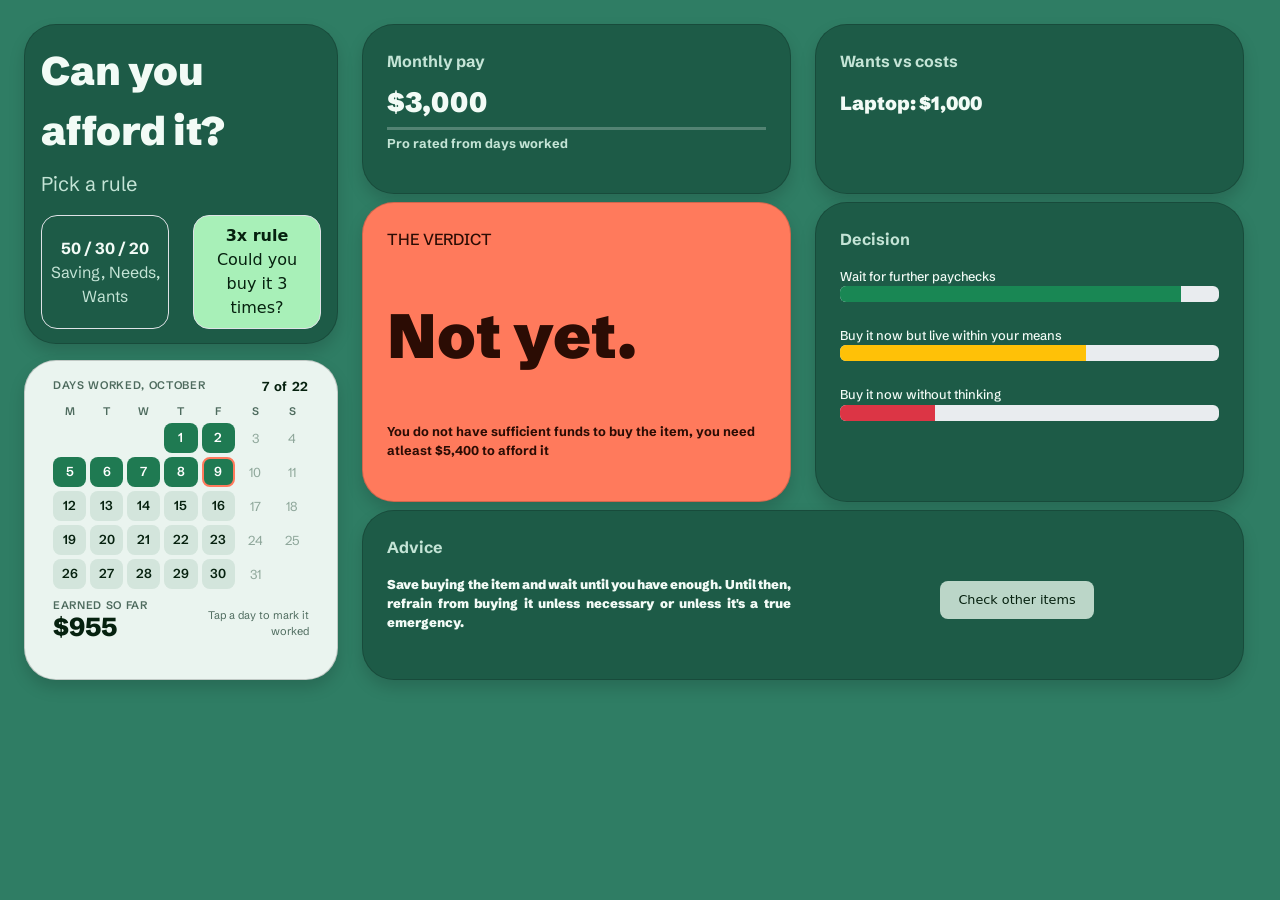
<file: Bento-layout/index.html>
<!DOCTYPE html>
<html lang="en">

<head>
    <meta charset="UTF-8">
    <meta name="viewport" content="width=device-width, initial-scale=1.0">
    <title>Can you afford it?</title>

    <link rel="stylesheet" href="https://cdn.jsdelivr.net/npm/bootstrap@5.3.0/dist/css/bootstrap.min.css">
    <link rel="preconnect" href="https://fonts.googleapis.com">
    <link rel="preconnect" href="https://fonts.gstatic.com" crossorigin>
    <link
        href="https://fonts.googleapis.com/css2?family=Fredoka:wght@300..700&family=Schibsted+Grotesk:ital,wght@0,400..900;1,400..900&display=swap"
        rel="stylesheet">
    <link rel="stylesheet" href="assets/index.css">
</head>

<body>

    <div class="container-fluid min-vh-100">
        <div class="row p-4 g-3"> <!-- Parent Row -->
            <div class="col-12 col-md-6 col-lg-4 col-xl-3"> <!-- First Column -->
                <div class="row mb-3"> <!-- Can you afford it -->
                    <div class="card card-c1 bento-green rounded-5 shadow p-3">
                        <div class="fs-1 text-main text-big typing" style="--n:8; --d:0.5s">
                            Can you
                        </div>
                        <div class="fs-1 text-main text-big mb-2 typing" style="--n:8; --d:0.8s">
                            afford it?
                        </div>
                        <div class="p fs-5 text-mute mb-3">
                            Pick a rule
                        </div>

                        <div class="row g-xs-2">
                            <div class="col-6">
                                <div
                                    class="rule-opt h-100 d-flex flex-column justify-content-center align-items-center border p-2 rounded-4 text-center">
                                    <span class="rule-name text-main text-medium">50 / 30 / 20</span>
                                    <span class="rule-desc text-mute">Saving, Needs, Wants</span>
                                </div>
                            </div>
                            <div class="col-6">
                                <div
                                    class="rule-opt h-100 d-flex flex-column justify-content-center align-items-center border p-2 rounded-4 text-center selected">
                                    <span class="rule-name text-selected text-medium">3x rule</span>
                                    <span class="rule-desc text-selected">Could you buy it 3 times?</span>
                                </div>
                            </div>
                        </div>
                    </div>
                </div>
                <div class="row "> <!-- Calendar -->
                    <div class="card card-c1 bento-white rounded-5 shadow ">
                        <div class="cal p-3">
                            <div class="d-flex justify-content-between cal-label">
                                <span>DAYS WORKED, OCTOBER</span>
                                <span class="cal-count"><span id="worked-count">7</span> of 22</span>
                            </div>
                            <div class="cal-grid cal-weekdays">
                                <span>M</span><span>T</span><span>W</span><span>T</span><span>F</span><span>S</span><span>S</span>
                            </div>
                            <div class="cal-grid" id="cal-days">
                                <div></div>
                                <div></div>
                                <div></div>
                                <button type="button" class="day-btn worked">1</button>
                                <button type="button" class="day-btn worked">2</button>
                                <span class="day-off">3</span>
                                <span class="day-off">4</span>
                                <button type="button" class="day-btn worked">5</button>
                                <button type="button" class="day-btn worked">6</button>
                                <button type="button" class="day-btn worked">7</button>
                                <button type="button" class="day-btn worked">8</button>
                                <button type="button" class="day-btn worked today">9</button>
                                <span class="day-off">10</span>
                                <span class="day-off">11</span>
                                <button type="button" class="day-btn">12</button>
                                <button type="button" class="day-btn">13</button>
                                <button type="button" class="day-btn">14</button>
                                <button type="button" class="day-btn">15</button>
                                <button type="button" class="day-btn">16</button>
                                <span class="day-off">17</span>
                                <span class="day-off">18</span>
                                <button type="button" class="day-btn">19</button>
                                <button type="button" class="day-btn">20</button>
                                <button type="button" class="day-btn">21</button>
                                <button type="button" class="day-btn">22</button>
                                <button type="button" class="day-btn">23</button>
                                <span class="day-off">24</span>
                                <span class="day-off">25</span>
                                <button type="button" class="day-btn">26</button>
                                <button type="button" class="day-btn">27</button>
                                <button type="button" class="day-btn">28</button>
                                <button type="button" class="day-btn">29</button>
                                <button type="button" class="day-btn">30</button>
                                <span class="day-off">31</span>
                                <div></div>
                            </div>
                            <div class="d-flex justify-content-between align-items-end mt-2">
                                <div>
                                    <div class="cal-label">EARNED SO FAR</div>
                                    <div class="cal-earned">$<span id="earned">955</span></div>
                                </div>
                                <div class="cal-hint">Tap a day to mark it worked</div>
                            </div>
                        </div>
                    </div>
                </div>
            </div>

            <div class="col-12 col-md-6 col-lg-8 col-xl-9">
                <div class="row ms-md-2">
                    <div class="col-12 col-sm-5 col-md-6 col-lg-6 col mb-2">
                        <div class="card card-r1 shadow rounded-5 bento-green p-4">
                            <div>
                                <div class="fs-6 text-mute text-medium mb-2">Monthly pay</div>

                                <div class="text-big text-main fs-3">$3,000</div>

                                <hr class="my-1 mb-1">
                                <div class="text-mute text-medium font-md">Pro rated from days worked</div>
                            </div>
                        </div>
                    </div>
                    <div class="col-12 col-sm-7 col-md-6 col-lg-6 col mb-2">
                        <div class="card card-r1 shadow rounded-5 bento-green p-4">
                            <p class="text-mute text-medium">
                                Wants vs costs <br>
                                <div class="text-main text-big font-cust">Laptop: $1,000</div>
                            </p>
                        </div>
                    </div>
                </div>
                <div class="row ms-md-2">
                    <div class="col-12 col-sm-7 col-md-6 col-lg-6">
                        <div class="card card-r2 shadow rounded-5 bento-orange mb-2 p-4">
                            <div class="text-verdict fs-6 text-sm mb-5 mb-md-0 mb-lg-5">
                                THE VERDICT
                            </div>

                            <h1 class="text-verdict text-big font-l mb-5 mb-md-1 mb-lg-5 typing" style="--n:8; --d:0.9s">Not yet.</h1>

                            <div class="text-verdict fs-6 text-sm fw-bold">
                                
                                <p class="font-md">You do not have sufficient funds to buy the item, you need atleast $5,400 to afford it</p>
                            </div>
                        </div>
                    </div>
                    <div class="col-12 col-sm-5 col-md-6 col-lg-6 mb-2">
                        <div class="card card-r2 shadow rounded-5 bento-green">
                            <div class="text-main p-4 text-sm">
                                <p class="fs-6 text-mute text-medium">Decision</p>

                                <div class="font-md"><label>Wait for further paychecks</label>
                                <div class="progress mb-3 mb-sm-2 mb-lg-4">
                                    <div class="progress-bar bg-success" role="progressbar" style="width: 90%"
                                        aria-valuenow="90" aria-valuemin="0" aria-valuemax="100"></div>
                                </div>

                                <label>Buy it now but live within your means</label>
                                <div class="progress mb-3 mb-sm-2 mb-lg-4">
                                    <div class="progress-bar bg-warning" role="progressbar" style="width: 65%"
                                        aria-valuenow="65" aria-valuemin="0" aria-valuemax="100"></div>
                                </div>

                                <label>Buy it now without thinking</label>
                                <div class="progress mb-3 mb-sm-2">
                                    <div class="progress-bar bg-danger" role="progressbar" style="width: 25%"
                                        aria-valuenow="25" aria-valuemin="0" aria-valuemax="100"></div>
                                </div></div>
                                
                            </div>
                        </div>
                    </div>
                </div>
                <div class="row ms-md-2">
                    <div class=" col">
                        <div class="card card-r3 shadow rounded-5 bento-green p-4">
                            <div class="row ">
                                <div class="text-mute text-medium fs-6 mb-lg-3">
                                    Advice
                                </div>
                                <div class="col-12 col-sm-6 col-md-12 col-lg-6 col-8">
                                    <p class="text-main text-big text-justify font-md mb-2">Save buying the item and wait
                                        until
                                        you have enough.
                                        Until then,
                                        refrain from buying it unless necessary or unless it's a true emergency.</p>
                                </div>
                                <div class="col-12 col-sm-6 col-md-12 col-lg-6 col-4 d-flex justify-content-center align-items-center">
                                    <button type="button" class="btn check rounded-3 font-md mb-lg-3">Check other items</button>
                                </div>
                            </div>
                        </div>
                    </div>
                </div>
            </div>

        </div>
    </div>

    <script src="https://cdn.jsdelivr.net/npm/bootstrap@5.3.0/dist/js/bootstrap.bundle.min.js"></script>
    <script>
        const total = 22, pay = 3000;
        const days = document.querySelectorAll('#cal-days .day-btn');
        const earnedEl = document.getElementById('earned');
        const countEl = document.getElementById('worked-count');

        
        document.querySelectorAll('.card').forEach((card, i) => card.style.setProperty('--i', i));

        
        let shown = Number(earnedEl.textContent.replace(/,/g, '')), raf;
        function countTo(target) {
            cancelAnimationFrame(raf);
            const start = shown, t0 = performance.now(), dur = 500;
            function step(now) {
                const p = Math.min((now - t0) / dur, 1);
                const eased = 1 - Math.pow(1 - p, 3);         
                shown = start + (target - start) * eased;
                earnedEl.textContent = Math.round(shown).toLocaleString();
                if (p < 1) raf = requestAnimationFrame(step); else shown = target;
            }
            raf = requestAnimationFrame(step);
        }

        
        function bump(el) {
            el.classList.remove('bump');
            void el.offsetWidth;                               
            el.classList.add('bump');
        }

        function update() {
            const count = document.querySelectorAll('#cal-days .day-btn.worked').length;
            countEl.textContent = count;
            bump(countEl);
            countTo(Math.round(pay * count / total));
        }
        days.forEach(btn => btn.addEventListener('click', () => {
            btn.classList.toggle('worked');
            update();
        }));

        const rules = document.querySelectorAll('.rule-opt');
        rules.forEach(opt => opt.addEventListener('click', () => {
            rules.forEach(o => o.classList.remove('selected'));
            opt.classList.add('selected');
        }));
    </script>
</body>

</html>
</file>
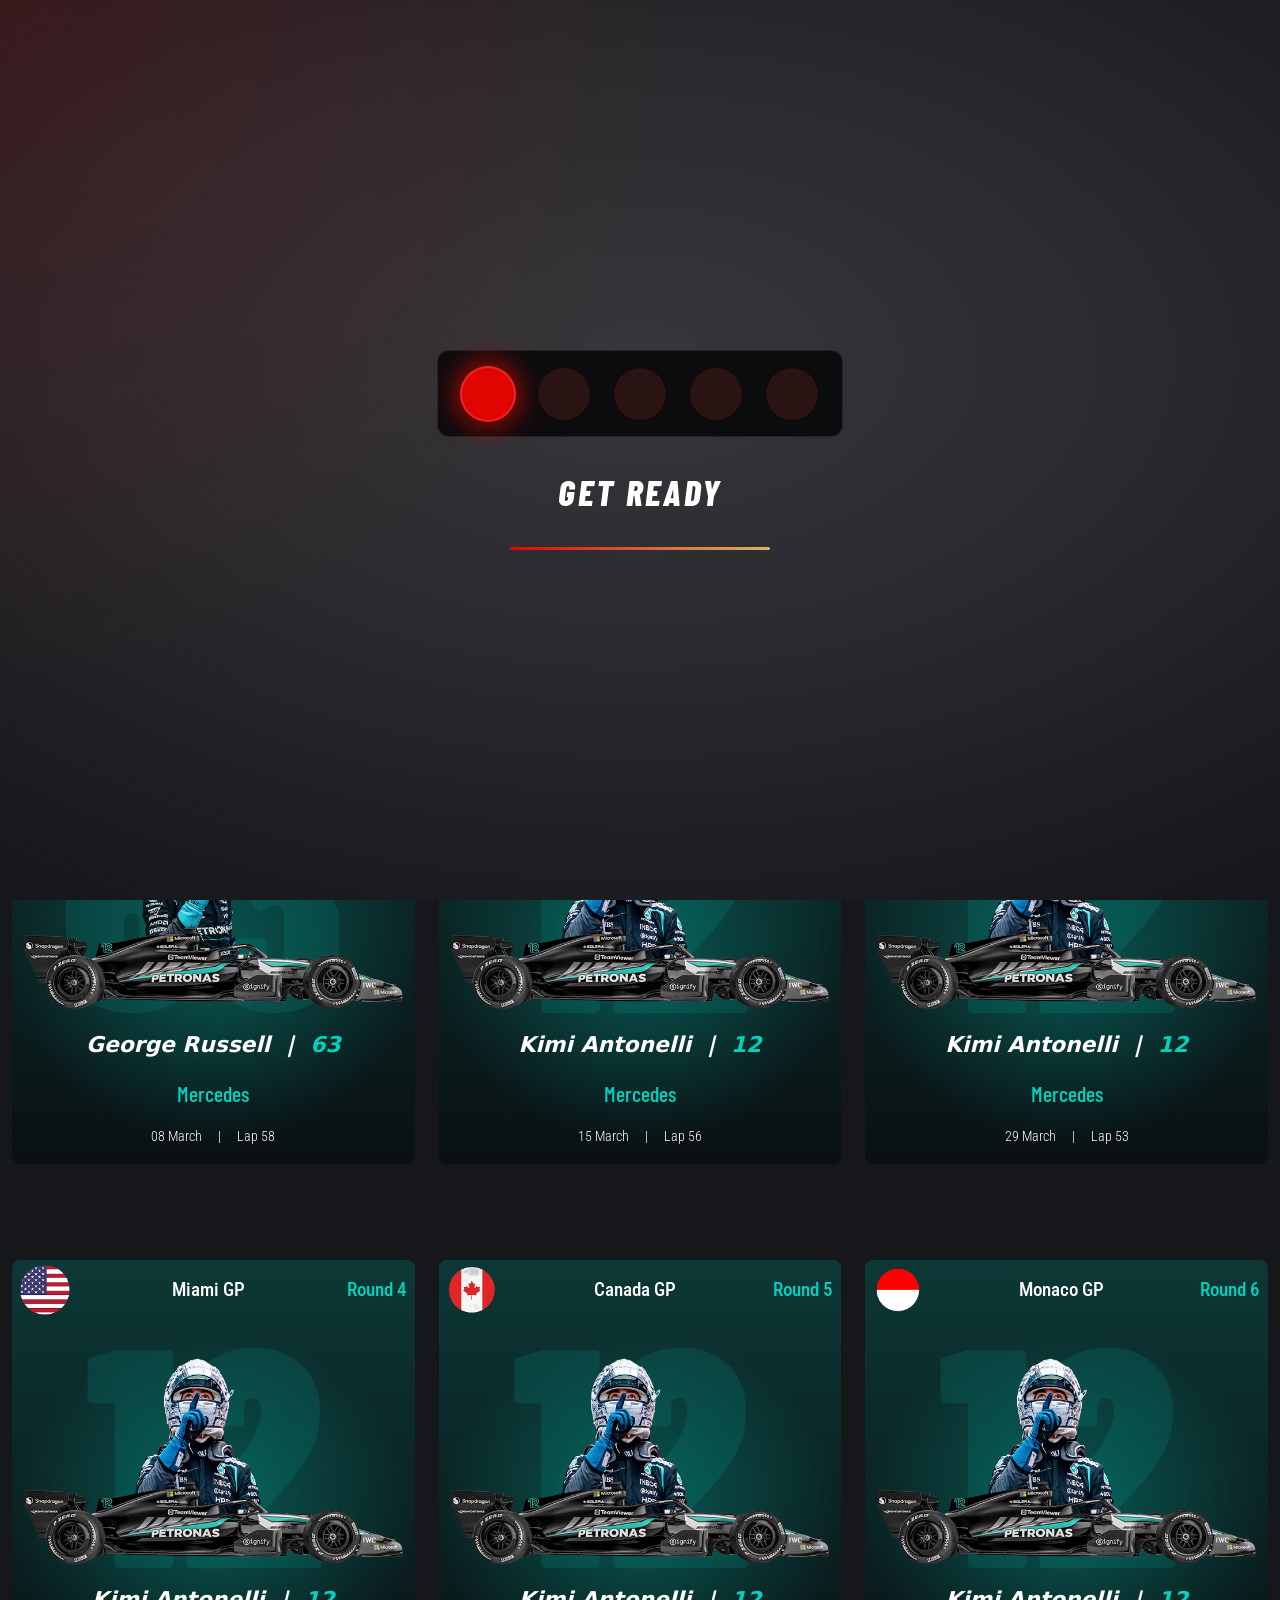
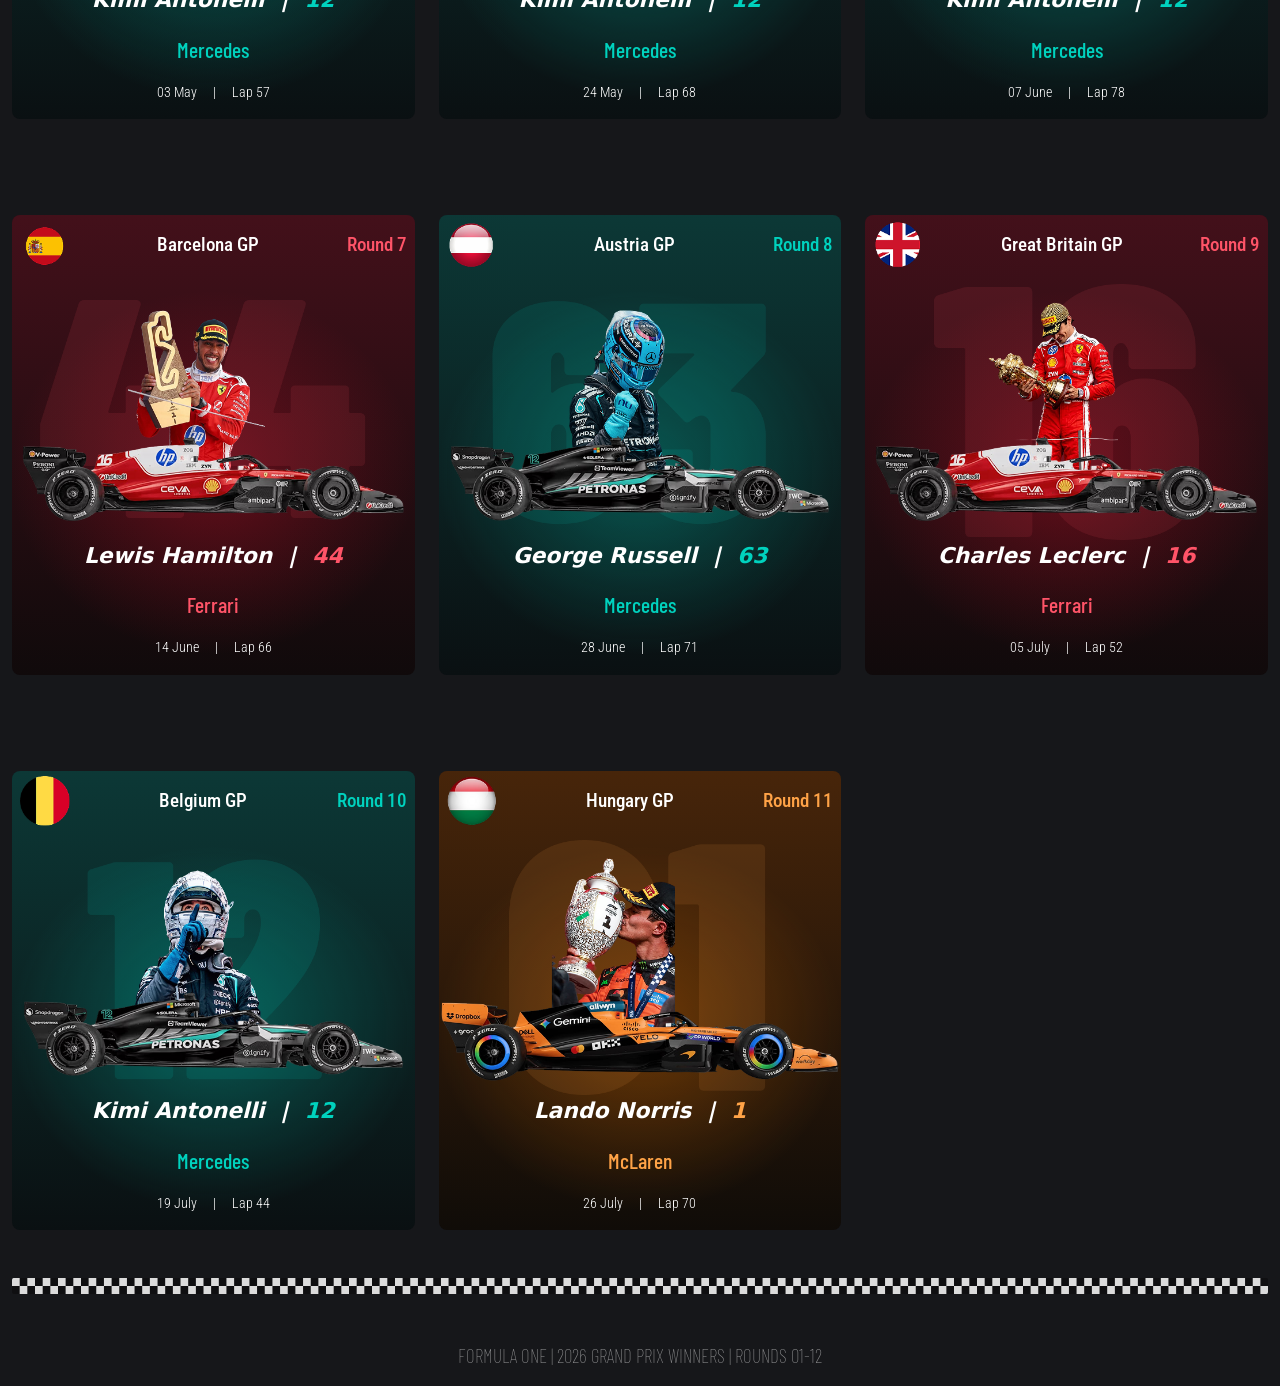
<file: F1-Showroom/index.html>
<!DOCTYPE html>
<html lang="en">

<head>
    <meta charset="UTF-8">
    <meta name="viewport" content="width=device-width, initial-scale=1.0">
    <title>F1 Podium</title>

    <link rel="icon" type="image/png" href="./img/f1.png">
    <link rel="stylesheet" href="https://cdn.jsdelivr.net/npm/bootstrap@5.3.0/dist/css/bootstrap.min.css">
    <link rel="preconnect" href="https://fonts.googleapis.com">
    <link rel="preconnect" href="https://fonts.gstatic.com" crossorigin>
    <link
        href="https://fonts.googleapis.com/css2?family=Barlow+Condensed:ital,wght@0,100;0,200;0,300;0,400;0,500;0,600;0,700;0,800;0,900;1,100;1,200;1,300;1,400;1,500;1,600;1,700;1,800;1,900&family=Roboto+Condensed:ital,wght@0,100..900;1,100..900&display=swap"
        rel="stylesheet">
    <link rel="stylesheet" href="assets/index.css">
</head>

<body>
    <div id="progress" aria-hidden="true"></div>
    <div id="loader" aria-hidden="true">
        <img src="./img/f1.png" class="loader-logo" alt="">
        <div class="loader-stage">
            <div class="start-lights">
                <div class="gantry"><span></span><span></span><span></span><span></span><span></span></div>
            </div>
            <p class="loader-text barlow" id="loaderText">GET READY</p>
            <div class="loader-track">
                <div class="loader-bar"></div>
            </div>
        </div>
    </div>
    <audio id="loaderAudio" src="./img/F1_Starting_light_sound.mp3" preload="auto"></audio>

    <div class="container-fluid min-vh-100" id="home"> <!--Main Container for all-->
        <div class="row sticky-top"> <!--Static Navbar-->
            <div class="col ">
                <div class="d-flex justify-content-between align-items-center bg-transparent border-0 px-3">
                    <div>
                        <a href="#home" id="replayLogo" title="Replay the start lights"><img src="./img/f1.png"
                                class="img1"></a>
                    </div>

                    <div>
                        <a href="#home"><img src="./img/fia.png" class="img2"></a>
                    </div>
                </div>
            </div>
        </div>

        <div class="row"> <!--Second Heading-->
            <div class="col text-center">
                <div class="d-flex justify-content-center align-items-center  gap-3">
                    <p class="font-l barlow main-red">Grand Prix</p>
                    <p class="font-l barlow main-yellow">Winners</p>
                    <p class="font-l barlow main-white">Gallery</p>
                </div>

                <p class="font-sm roboto main-white">One bay for every 2026 grand prix winner of the season, each parked
                    beside the car that took the flag.</p>
            </div>
        </div>

        <div class="row my-3">
            <div class="col d-flex align-items-center justify-content-center">
                <div class="row my-3">
                    <div class="col d-flex align-items-center justify-content-center">
                        <video class="card-video lift rounded-3" autoplay muted loop playsinline>
                            <source src="./img/vid.mp4" type="video/mp4">
                        </video>
                    </div>
                </div>
            </div>
        </div>

        <div class="min-vh-100 showroom-bg my-5" id="list"> <!--Parent row-->
            <div class="row">
                <img src="./img/banner.png">
            </div>
            <div class="row"> <!--Second Heading-->
                <div class="col text-center">
                    <div>
                        <p class="barlow main-yellow my-3 font-sm">2026 SEASON | Rounds 1-11</p>
                    </div>

                    <div class="d-flex justify-content-center align-items-center  gap-3">
                        <p class="font-l barlow main-white">This season's</p>
                        <p class="font-l barlow main-yellow">Winners</p>

                    </div>
                </div>
            </div>
            <div class="row" id="parent">

            </div>
            <div class="row">
                <img src="./img/banner.png">
            </div>
        </div>
        <div class="col text-center">
            <div>
                <p class="barlow main-white my-3 font-footer">FORMULA ONE | 2026 GRAND PRIX WINNERS | ROUNDS 01-12</p>
            </div>
        </div>
    </div>

    <button id="toTop" aria-label="Back to top">🏁</button>

    <script src="https://cdn.jsdelivr.net/npm/bootstrap@5.3.0/dist/js/bootstrap.bundle.min.js"></script>
    <script>
        var data = [
            {
                firstName: "George",
                lastName: "Russell",
                number: 63,
                team: "Mercedes",
                lap: 58,
                round: 1,
                track: "Australia",
                date: "08 March",
                png: "test2",
                color: "mercedes",
                textColor: "blue"
            },
            {
                firstName: "Kimi",
                lastName: "Antonelli",
                number: 12,
                team: "Mercedes",
                lap: 56,
                round: 2,
                track: "China",
                date: "15 March",
                png: "racer2",
                color: "mercedes"
                ,
                textColor: "blue"
            },
            {
                firstName: "Kimi",
                lastName: "Antonelli",
                number: 12,
                team: "Mercedes",
                lap: 53,
                round: 3,
                track: "Japan",
                date: "29 March",
                png: "racer2",
                color: "mercedes"
                ,
                textColor: "blue"
            },
            {
                firstName: "Kimi",
                lastName: "Antonelli",
                number: 12,
                team: "Mercedes",
                lap: 57,
                round: 4,
                track: "Miami",
                date: "03 May",
                png: "racer2",
                color: "mercedes"
                ,
                textColor: "blue"
            },
            {
                firstName: "Kimi",
                lastName: "Antonelli",
                number: 12,
                team: "Mercedes",
                lap: 68,
                round: 5,
                track: "Canada",
                date: "24 May",
                png: "racer2",
                color: "mercedes",
                textColor: "blue"
            },
            {
                firstName: "Kimi",
                lastName: "Antonelli",
                number: 12,
                team: "Mercedes",
                lap: 78,
                round: 6,
                track: "Monaco",
                date: "07 June",
                png: "racer2",
                color: "mercedes",
                textColor: "blue"
            },
            {
                firstName: "Lewis",
                lastName: "Hamilton",
                number: 44,
                team: "Ferrari",
                lap: 66,
                round: 7,
                track: "Barcelona",
                date: "14 June",
                png: "racer3",
                color: "ferrari",
                textColor: "red"
            },
            {
                firstName: "George",
                lastName: "Russell",
                number: 63,
                team: "Mercedes",
                lap: 71,
                round: 8,
                track: "Austria",
                date: "28 June",
                png: "test2",
                color: "mercedes",
                textColor: "blue"
            },
            {
                firstName: "Charles",
                lastName: "Leclerc",
                number: 16,
                team: "Ferrari",
                lap: 52,
                round: 9,
                track: "Great Britain",
                date: "05 July",
                png: "racer4",
                color: "ferrari",
                textColor: "red"
            },
            {
                firstName: "Kimi",
                lastName: "Antonelli",
                number: 12,
                team: "Mercedes",
                lap: 44,
                round: 10,
                track: "Belgium",
                date: "19 July",
                png: "racer2",
                color: "mercedes",
                textColor: "blue"
            },
            {
                firstName: "Lando",
                lastName: "Norris",
                number: 1,
                team: "McLaren",
                lap: 70,
                round: 11,
                track: "Hungary",
                date: "26 July",
                png: "racer5",
                color: "mclaren",
                textColor: "orange"
            },

        ];

        var populate = document.getElementById("parent");

        for (var i = 0; i < data.length; i++) {
            populate.innerHTML +=
                `<div class="col-lg-4 my-5 reveal" style="--d:` + ((i % 3) * 0.08) + `s">
                    <div class="col d-flex align-items-center justify-content-center">
                        <div class="card-l border-0 ` + data[i].color + ` rounded-3 lift">
                            <div class="card-body">
                                <div class="card-title d-flex align-items-center justify-content-between mx-2">
                                    <img src="./img/` + data[i].track + `.png" class="flag-sm">
                                    <p class="card-text roboto main-white my-3">` + data[i].track + ` GP</p>
                                    <p class="card-text roboto ` + data[i].textColor + `">Round ` + data[i].round + `</p>
                                </div>
                                <div class="row mt-2">
                                    <div class="col racer d-flex justify-content-center align-items-center">
                                        <div
                                            class="card bg-transparent border-0 d-flex justify-content-center align-items-center">
                                            <img src="./img/` + data[i].png + `.png" class="img-racer">
                                        </div>
                                    </div>
                                </div>
                                <div class="card-title d-flex gap-3 justify-content-center align-items-center">
                                    <p class="main-white font-cards">` + data[i].firstName + " " + data[i].lastName
                + `</p>
                                    <p class="main-white font-cards"> | </p>
                                    <p class="font-cards ` + data[i].textColor + `">` + data[i].number + `</p>
                                </div>
                                <div class="card-title d-flex gap-3 justify-content-center align-items-center">
                                    <p class="barlow sub-md ` + data[i].textColor + `">` + data[i].team + `</p>
                                </div>
                                <div class="card-title d-flex gap-3 justify-content-center align-items-center">
                                    <p class="main-white date-font-sm roboto">` + data[i].date + `</p>
                                    <p class="main-white date-font-sm roboto"> | </p>
                                    <p class="main-white date-font-sm roboto"> Lap ` + data[i].lap + `</p>
                                </div>
                            </div>
                        </div>
                    </div>
                </div>`
        }
    </script>

    <script>

        (function () {
            var loader = document.getElementById("loader");
            var audio = document.getElementById("loaderAudio");
            var lights = loader.querySelectorAll(".gantry span");

            var RATE = 1.5;
            var LOGO_MS = 1200;
            var BEEPS = [0.68, 1.68, 2.68, 3.69, 4.69];
            var SYNC_LEAD = 0.03;
            var END_AT = 5.1;

            var run = 0, pageReady = document.readyState === "complete";
            if (!pageReady) {
                window.addEventListener("load", function () { pageReady = true; });
                setTimeout(function () { pageReady = true; }, 6000);
            }

            audio.volume = 0.6;
            document.body.classList.add("is-loading");

            function finish() {
                loader.classList.add("hide");
                document.body.classList.remove("is-loading");
                audio.pause();
            }


            function lightsPhase(my, silent) {
                var t0 = performance.now(), shown = 0;
                loader.classList.add("running");
                function now() { return silent ? (performance.now() - t0) / 1000 * RATE : audio.currentTime; }
                (function tick() {
                    if (my !== run) return;
                    var t = now();
                    while (shown < BEEPS.length && t >= BEEPS[shown] - SYNC_LEAD) {
                        lights[shown++].classList.add("on");
                    }
                    if (t >= END_AT && pageReady) { finish(); return; }
                    requestAnimationFrame(tick);
                })();
            }

            function sequence() {
                var my = ++run;
                loader.classList.remove("hide", "play", "stage-in", "running");
                lights.forEach(function (l) { l.classList.remove("on"); });
                void loader.offsetWidth;
                document.body.classList.add("is-loading");
                loader.classList.add("play");

                setTimeout(function () {
                    if (my !== run) return;
                    loader.classList.add("stage-in");
                    audio.currentTime = 0;
                    audio.playbackRate = RATE;
                    var p = audio.play();
                    if (p && p.then) {
                        p.then(function () { if (my === run) lightsPhase(my, false); },
                            function () { if (my === run) lightsPhase(my, true); });
                    } else { lightsPhase(my, false); }
                }, LOGO_MS);
            }

            sequence();


            document.getElementById("replayLogo").addEventListener("click", function (e) {
                e.preventDefault();
                window.scrollTo({ top: 0 });
                sequence();
            });
        })();
    </script>

    <script>

        (function () {
            var reduce = window.matchMedia("(prefers-reduced-motion: reduce)").matches;

            // Scroll progress bar + back-to-top
            var bar = document.getElementById("progress");
            var toTop = document.getElementById("toTop");
            function onScroll() {
                var max = document.documentElement.scrollHeight - window.innerHeight;
                bar.style.transform = "scaleX(" + (max > 0 ? window.scrollY / max : 0) + ")";
                toTop.classList.toggle("show", window.scrollY > 600);
            }
            window.addEventListener("scroll", onScroll, { passive: true });
            onScroll();
            toTop.addEventListener("click", function () { window.scrollTo({ top: 0 }); });

            // Scroll reveal
            var items = document.querySelectorAll(".reveal");
            if ("IntersectionObserver" in window && !reduce) {
                var io = new IntersectionObserver(function (entries) {
                    entries.forEach(function (en) {
                        if (en.isIntersecting) { en.target.classList.add("in"); io.unobserve(en.target); }
                    });
                }, { threshold: 0.12 });
                items.forEach(function (el) { io.observe(el); });
            } else {
                items.forEach(function (el) { el.classList.add("in"); });
            }
        })();
    </script>
</body>

</html>
</file>
<file: Bento-layout/assets/index.css>
* {
    transition: width .3s ease, height .3s ease, margin .3s ease,
                padding .3s ease, font-size .3s ease;
}

body {
    background-color: #2F7D64;
}

.bento-green {
    background-color: #1D5B47;
}

.bento-orange {
    background-color: #FF7A5C;
}

.bento-white {
    background-color: #EAF4EF;
}

.selected {
    background-color: #A8F0B8;
}

.check {
    color: #06210F;
    background-color: #BBD6C8;
    height:auto;
    width: auto; 
    max-width: 100%;
    padding: clamp(0.375rem, 0.2rem + 0.4vw, 0.9rem) clamp(0.75rem, 0.4rem + 0.9vw, 1.75rem);
}

.text-justify {
    text-align: justify;
}

.text-selected {
    color: #06210F;
}

.card-c1 {
    height: 320px;
    width: 400px;
}

.card-r1 {
    height: 170px;
    width: 510px;
}

.card-r2 {
    height: 300px;
    width: 510px;
}

.card-r3 {
    height: 170px;
    width: 1052px;
}

.card-r1, .card-r2, .card-r3, .card-c1 { max-width: 100%; }
.card-r1, .card-r2, .card-r3, .card-c1 {
    width: 100%;      
    max-width: 100%;  
}

.row > .col {
    min-width: 0; 
}

.text-verdict{
    color: #2B0C04;
    font-family: 'Schibsted Grotesk', sans-serif;
}

.text-main {
    color: #F2FBF6;
    font-family: 'Schibsted Grotesk', sans-serif;
}

.text-big {
    font-weight: 1000;
}

.font-l {
    font-size: clamp(3rem, 1.5rem + 3vw, 5rem);
}

.font-md {
    font-size: clamp(0.775rem, 0.4rem + 0.5vw, 1.1rem);
}

.font-cust {
    font-size: clamp(1rem, 0.4rem + 1vw, 2rem);
}

.text-sm {
    font-weight: 500;
}


.text-medium {
    font-weight: 700;
}

.text-mute {
    color: #C4E4D6;
    font-family: 'Schibsted Grotesk', sans-serif;
}

.iframe {
    border:solid 1px #777; 
    width: 340px; 
    height: 180px; 
}

hr {
    border: none;
    height: 3px;
    background-color: #F2FBF6;
}

.cal { color: #06210F; font-family: 'Schibsted Grotesk', sans-serif; }

.cal-label { font-size: 11px; font-weight: 600; letter-spacing: .06em; color: #4E6B5E; }

.cal-count { font-size: 13px; font-weight: 700; color: #06210F; }

.cal-grid {
    display: grid;
    grid-template-columns: repeat(7, 1fr);
    gap: 4px;
    text-align: center;
}

.cal-weekdays { font-size: 11px; font-weight: 600; color: #4E6B5E; margin: 6px 0 4px; }

.day-btn {
    height: 30px;
    border: 2px solid transparent;
    border-radius: 8px;
    background-color: #D3E5DC;
    color: #06210F;
    font-size: 13px;
    font-weight: 600;
    padding: 0;
    cursor: pointer;
    transition: background-color .15s, color .15s;
}
.check:hover { background-color: #A8F0B8;}

.day-btn:hover { background-color: #BBD6C8; }

.day-btn.worked { background-color: #1F7A52; color: #FFFFFF; }

.day-btn.today { border-color: #FF7A5C; }

.day-off { font-size: 13px; line-height: 30px; color: #8FA79B; }

.cal-earned { font-size: 26px; font-weight: 800; line-height: 1; }

.cal-hint { font-size: 11px; color: #4E6B5E; text-align: right; max-width: 110px; }



@keyframes rise {
    from { opacity: 0; transform: translateY(24px) scale(.97); }
    to   { opacity: 1; transform: none; }
}
.card {
    animation: rise .6s cubic-bezier(.2, .8, .2, 1) backwards;
    animation-delay: calc(var(--i, 0) * 90ms);
}

.card-c1, .card-r1 {
    transition: transform .25s ease, box-shadow .25s ease;
}
.card-c1:hover, .card-r1:hover {
    transform: translateY(-6px) scale(1.01);
    box-shadow: 0 16px 32px rgba(0, 0, 0, .25) !important;
}

@keyframes grow {
    from { transform: scaleX(0); }
    to   { transform: scaleX(1); }
}
.progress-bar {
    transform-origin: left;
    animation: grow 1s cubic-bezier(.2, .8, .2, 1) both;
    animation-delay: .9s;
}

.progress-bar {
    position: relative;
    overflow: hidden;
}
.progress-bar::after {
    content: "";
    position: absolute;
    inset: 0;
    background: linear-gradient(100deg, transparent 30%, rgba(255,255,255,.45) 50%, transparent 70%);
    transform: translateX(-100%);
    animation: shine 2.5s ease-in-out 1.9s infinite;
}
@keyframes shine {
    to { transform: translateX(100%); }
}

.rule-opt {
    cursor: pointer;
    transition: background-color .25s ease, transform .15s ease;
}
.rule-opt:hover { transform: translateY(-2px); }
.rule-opt:active { transform: scale(.97); }
.rule-opt.selected .rule-name,
.rule-opt.selected .rule-desc { color: #06210F; }

.check {
    transition: background-color .2s ease, transform .15s ease;
}
.check:hover  { transform: translateY(-2px); }
.check:active { transform: scale(.96); }

.day-btn { transition: background-color .15s, color .15s, transform .12s; }
.day-btn:active { transform: scale(.88); }

@keyframes pulse {
    0%   { box-shadow: 0 0 0 0 rgba(255, 122, 92, .55); }
    100% { box-shadow: 0 0 0 8px rgba(255, 122, 92, 0); }
}
.day-btn.today { animation: pulse 2s ease-out infinite; }

@keyframes bump {
    40% { transform: scale(1.12); }
}
.bump { display: inline-block; animation: bump .3s ease; }

@media (prefers-reduced-motion: reduce) {
    *, *::before, *::after {
        animation-duration: .01ms !important;
        animation-delay: 0s !important;
        animation-iteration-count: 1 !important;
        transition-duration: .01ms !important;
    }
}

@keyframes type {
    from { clip-path: inset(0 100% 0 0); }  
    to   { clip-path: inset(0 0 0 0); }      
}

.typing {
    width: fit-content;
    animation: type calc(var(--n) * 40ms) steps(var(--n)) var(--d, 0s) backwards;
}
</file>
<file: F1-Showroom/assets/index.css>
body {
    background-color: #16171A;
    background-image:
       
        radial-gradient(circle at 0 0,       rgba(226, 4, 1, 0.12),    transparent 45%),
        radial-gradient(circle at 100% 100%, rgba(216, 179, 106, 0.08), transparent 45%),
        
        radial-gradient(ellipse 85% 70% at 50% 38%,
            #35373A 0%,
            #27292C 50%,
            #16171A 100%);
    background-attachment: fixed;
}


body::before {
    content: "";
    position: fixed;
    inset: 0;
    z-index: -1;
    pointer-events: none;
    opacity: 0.5;
    background:
        linear-gradient(135deg,
            rgba(226, 4, 1, 0.16)     0 134px, transparent 134px 163px,
            rgba(216, 179, 106, 0.14) 163px 198px, transparent 198px 219px,
            rgba(255, 255, 255, 0.08) 219px 230px, transparent 230px)
            top left / 340px 340px no-repeat,
        linear-gradient(315deg,
            rgba(216, 179, 106, 0.14) 0 134px, transparent 134px 163px,
            rgba(226, 4, 1, 0.16)     163px 198px, transparent 198px 219px,
            rgba(255, 255, 255, 0.08) 219px 230px, transparent 230px)
            bottom right / 340px 340px no-repeat;
}

body::after {
    content: "";
    position: fixed;
    inset: 0;
    z-index: -1;
    pointer-events: none;
    opacity: 0.3;
    background: url("data:image/svg+xml,%3Csvg xmlns='http://www.w3.org/2000/svg' viewBox='0 0 1920 1080' fill='none' preserveAspectRatio='xMidYMid slice'%3E%3Cpath d='M-40 360 C 260 190 560 470 860 330 S 1340 130 1580 290 S 1960 380 1960 220' stroke='white' stroke-opacity='.05' stroke-width='30' stroke-linecap='round'/%3E%3Cpath d='M-40 830 C 300 650 620 970 960 820 S 1540 640 1960 890' stroke='white' stroke-opacity='.045' stroke-width='30' stroke-linecap='round'/%3E%3C/svg%3E")
        center / cover no-repeat;
}



.img1 {
    width: 100%;
    height: 70px;
}

.img2 {
    width: 100%;
    height: 30px;
}

.barlow {
  font-family: 'Barlow Condensed', sans-serif;
}

.roboto {
  font-family: 'Roboto Condensed', sans-serif;
}

.main-red {
    color : #E20401;
}

.main-yellow {
    color : #D8B36A;
}

.main-white {
    color : #FFFFFF;
}

.bi-box-arrow-up-right {
    background-color : #FFFFFF;
}

.blue {
    color : #00D2BE;
}

.red {
    color : #FF5468;
}

.orange {
    color : #FFA347;
}

.font-l {
    font-size: clamp(2.5rem, 1.5rem + 3vw, 4rem);
    font-weight: 900;
}

.font-md {
    font-size: clamp(1rem, 0.357rem + 2.857vw, 2.5rem);
    font-style : italic;
    font-weight: 800;
}

.font-cards {
    font-size: clamp(1rem, 0.357rem + 1.257vw, 2rem);
    font-style : italic;
    font-weight: 800;
}

.sub-md {
    font-size: clamp(1rem, 0.357rem + 1.257vw, 2.5rem);
    font-weight: 500;
}

.font-sm {
    font-size: clamp(0.885rem, 0.8rem + 0.5vw, 1.2rem);
    font-weight: 300;
}

.font-footer {
    font-size: clamp(0.885rem, 0.8rem + 0.5vw, 1.2rem);
    font-weight: 100;
    opacity: 50%;
}

.team-font {
    font-size: clamp(1rem, 0.357rem + 2.857vw, 2rem);
    font-weight: 500;
}

.date-font {
    font-size: clamp(0.885rem, 0.8rem + 0.5vw, 1.2rem);
    font-weight: 500;
}

.date-font-sm{
    font-size: clamp(0.885rem, 0.5rem + 0.5vw, 1.2rem);
    font-weight: 300;
}

.card-text {
    font-size: clamp(1.2rem, 0.7rem + 0.5vw, 1.2rem);
    font-weight: 500;
}

.card {
    max-height : 100%;
    width : 100%;

}

.card-l {
    max-height : 100%;
    width : 100%;

}

.flag-sm {
    height: 50px;
    width: 50px;
}

.racer {
    height : 90%;
    width : 80%;
    
}

.img-racer{
    max-height: 100%;
    max-width: 100%;
    object-fit: contain;
}

.card-video {
    display: block;
    width: 100%;
    height: auto;
    max-height: 90vh;
    object-fit: contain;
    background: transparent;
}

.mercedes {
  background:
    radial-gradient(ellipse 70% 55% at 50% 56%,
      rgba(0, 210, 190, 0.30) 0%,
      rgba(0, 210, 190, 0) 72%),
    linear-gradient(180deg,
      #0C3836 0%,
      #0A1012 100%);
}

.ferrari {
  background:
    radial-gradient(ellipse 70% 55% at 50% 56%,
      rgba(232, 17, 45, 0.32) 0%,
      rgba(232, 17, 45, 0) 72%),
    linear-gradient(180deg,
      #43101A 0%,
      #100A0B 100%);
}

.mclaren {
  background:
    radial-gradient(ellipse 70% 55% at 50% 56%,
      rgba(255, 128, 0, 0.32) 0%,
      rgba(255, 128, 0, 0) 72%),
    linear-gradient(180deg,
      #47250A 0%,
      #100C08 100%);
}

.redbull {
  background:
    radial-gradient(ellipse 70% 55% at 50% 56%,
      rgba(70, 110, 240, 0.34) 0%,
      rgba(70, 110, 240, 0) 72%),
    linear-gradient(180deg,
      #0E2159 0%,
      #0A0C15 100%);
}





body.is-loading { overflow: hidden; }

#loader {
    position: fixed;
    inset: 0;
    z-index: 9999;
    display: flex;
    align-items: center;
    justify-content: center;
    background:
        radial-gradient(circle at 0 0, rgba(226, 4, 1, 0.14), transparent 45%),
        radial-gradient(ellipse 85% 70% at 50% 40%, #35373A 0%, #27292C 50%, #16171A 100%);
    transition: opacity 0.4s ease, visibility 0.4s ease;
}

#loader.hide { opacity: 0; visibility: hidden; }

.loader-logo {
    position: absolute;
    top: 50%;
    left: 50%;
    height: 96px;
    width: auto;
    opacity: 0;
    transform: translate(-50%, -50%) scale(0.85);
}

#loader.play .loader-logo {
    animation: logo-seq 1.2s ease forwards;
}

@keyframes logo-seq {
    0%   { opacity: 0; transform: translate(-50%, -50%) scale(0.85); }
    33%  { opacity: 1; transform: translate(-50%, -50%) scale(1); }
    75%  { opacity: 1; transform: translate(-50%, -50%) scale(1); }
    100% { opacity: 0; transform: translate(-50%, -50%) scale(1.04); }
}


.loader-stage {
    display: flex;
    flex-direction: column;
    align-items: center;
    gap: 1.75rem;
    opacity: 0;
    transform: translateY(10px);
    transition: opacity 0.3s ease, transform 0.3s ease;
}

#loader.stage-in .loader-stage { opacity: 1; transform: none; }

.gantry {
    display: flex;
    gap: clamp(0.6rem, 2.5vw, 1.25rem);
    padding: 0.9rem 1.4rem;
    background: #0B0C0E;
    border: 1px solid rgba(255, 255, 255, 0.1);
    border-radius: 0.75rem;
}

.gantry span {
    width: clamp(34px, 9vw, 56px);
    aspect-ratio: 1;
    border-radius: 50%;
    background: #2A1313;
    box-shadow: inset 0 0 0 2px rgba(0, 0, 0, 0.6);
    transition: background 0.04s, box-shadow 0.04s;
}

.gantry span.on {
    background: #E20401;
    box-shadow: 0 0 24px 6px rgba(226, 4, 1, 0.65), inset 0 0 0 2px rgba(255, 255, 255, 0.15);
}

.loader-text {
    margin: 0;
    font-size: clamp(1.4rem, 1rem + 2vw, 2.25rem);
    font-weight: 800;
    font-style: italic;
    letter-spacing: 0.08em;
    color: #FFFFFF;
}

.loader-track {
    width: min(260px, 60vw);
    height: 3px;
    background: rgba(255, 255, 255, 0.12);
    overflow: hidden;
    border-radius: 2px;
}

.loader-bar {
    height: 100%;
    width: 100%;
    background: linear-gradient(90deg, #E20401, #D8B36A);
    transform: translateX(-100%);
}

#loader.running .loader-bar { animation: loader-fill 3.4s linear forwards; }

@keyframes loader-fill { to { transform: translateX(0); } }


html { scroll-behavior: smooth; }
#list { scroll-margin-top: 90px; }

/* scroll progress bar */
#progress {
    position: fixed;
    top: 0; left: 0;
    width: 100%;
    height: 3px;
    z-index: 1040;
    background: linear-gradient(90deg, #E20401, #D8B36A);
    transform: scaleX(0);
    transform-origin: left;
    pointer-events: none;
}

.font-l {
    display: inline-block;
    transition: transform 0.25s ease;
    cursor: default;
}
.font-l:hover {
    transform: translateY(-4px);
}


#replayLogo { display: inline-block; transition: transform 0.25s ease, filter 0.25s ease; }
#replayLogo:hover { transform: scale(1.06) rotate(-2deg); filter: drop-shadow(0 0 10px rgba(226, 4, 1, 0.7)); }
#replayLogo:active { transform: scale(0.96); }


.lift {
    transition: transform 0.3s ease, box-shadow 0.3s ease;
}
.lift:hover {
    transform: translateY(-8px);
    box-shadow: 0 18px 36px rgba(0, 0, 0, 0.5);
}
.lift .img-racer { transition: transform 0.35s ease; }
.lift:hover .img-racer { transform: scale(1.05); }

/* hero car gently idles */
.float { animation: float 4s ease-in-out infinite; }
@keyframes float { 50% { transform: translateY(-8px); } }

/* scroll reveal */
.reveal {
    opacity: 0;
    transform: translateY(32px);
}
.reveal.in {
    opacity: 1;
    transform: none;
    transition: opacity 0.6s ease, transform 0.6s cubic-bezier(0.2, 0.8, 0.2, 1);
    transition-delay: var(--d, 0s);
}


#toTop {
    position: fixed;
    right: 1.25rem;
    bottom: 1.25rem;
    z-index: 1030;
    width: 52px;
    height: 52px;
    border: 1px solid rgba(255, 255, 255, 0.2);
    border-radius: 50%;
    background: #E20401;
    font-size: 1.5rem;
    line-height: 1;
    cursor: pointer;
    box-shadow: 0 8px 20px rgba(0, 0, 0, 0.45), 0 0 14px rgba(226, 4, 1, 0.45);
    opacity: 0;
    transform: translateY(20px) scale(0.8);
    pointer-events: none;
    transition: opacity 0.3s ease, transform 0.3s cubic-bezier(0.2, 0.8, 0.2, 1);
}
#toTop.show { opacity: 1; transform: none; pointer-events: auto; }
#toTop:hover { transform: translateY(-4px) rotate(-10deg) scale(1.08); box-shadow: 0 8px 20px rgba(0, 0, 0, 0.45), 0 0 26px 6px rgba(226, 4, 1, 0.7); }

@media (prefers-reduced-motion: reduce) {
    html { scroll-behavior: auto; }
    .float { animation: none; }
    .reveal { opacity: 1; transform: none; }
    .lift, .lift .img-racer { transition: none; transform: none !important; }
    #loader { transition: none; }
    #loader.running .loader-bar { animation-duration: 0.01s; }
}
</file>
